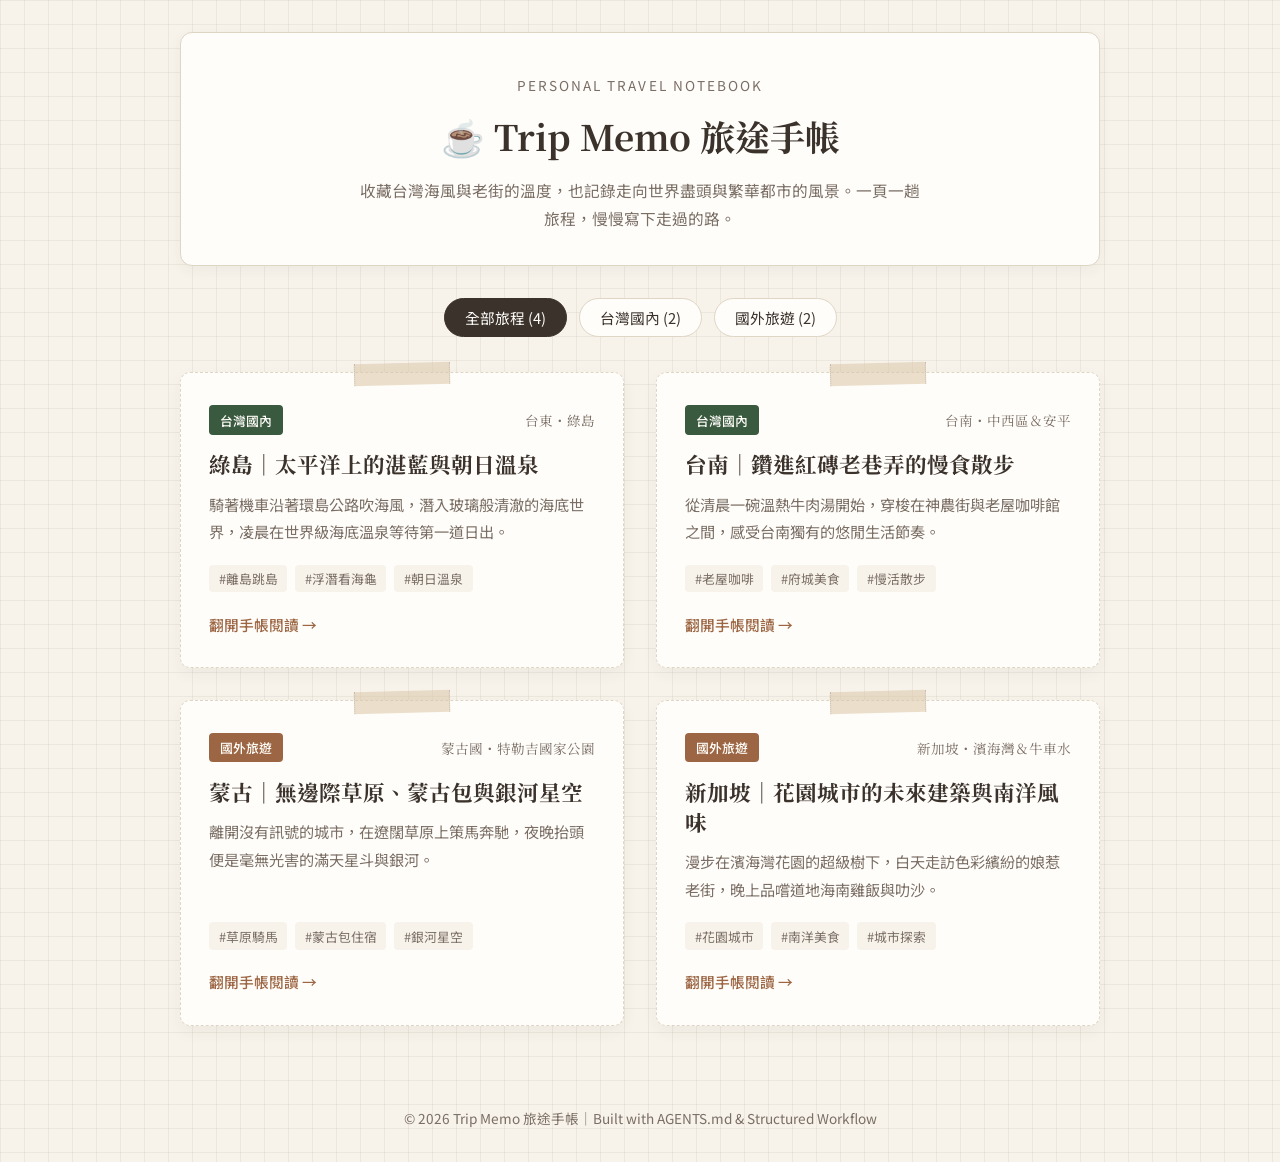
<file: index.html>
<!DOCTYPE html>
<html lang="zh-Hant">
<head>
  <meta charset="UTF-8">
  <meta name="viewport" content="width=device-width, initial-scale=1.0">
  <title>Trip Memo｜旅途手帳</title>
  <link rel="stylesheet" href="css/style.css">
</head>
<body>
  <div class="container">
    <header class="site-header">
      <p class="site-subtitle">Personal Travel Notebook</p>
      <h1 class="site-title">☕ Trip Memo 旅途手帳</h1>
      <p class="site-desc">收藏台灣海風與老街的溫度，也記錄走向世界盡頭與繁華都市的風景。一頁一趟旅程，慢慢寫下走過的路。</p>
    </header>

    <nav class="filter-bar" aria-label="旅遊地區篩選">
      <button class="filter-btn active" data-filter="all">全部旅程 (4)</button>
      <button class="filter-btn" data-filter="taiwan">台灣國內 (2)</button>
      <button class="filter-btn" data-filter="overseas">國外旅遊 (2)</button>
    </nav>

    <main class="trip-grid">
      <!-- 卡片 1：台灣綠島 -->
      <article class="trip-card" data-category="taiwan">
        <div class="card-tape"></div>
        <div class="card-meta">
          <span class="badge badge-tw">台灣國內</span>
          <span class="trip-date">台東・綠島</span>
        </div>
        <h2 class="card-title"><a href="trips/tw-green-island.html">綠島｜太平洋上的湛藍與朝日溫泉</a></h2>
        <p class="card-excerpt">騎著機車沿著環島公路吹海風，潛入玻璃般清澈的海底世界，凌晨在世界級海底溫泉等待第一道日出。</p>
        <div class="card-tags">
          <span>#離島跳島</span>
          <span>#浮潛看海龜</span>
          <span>#朝日溫泉</span>
        </div>
        <a href="trips/tw-green-island.html" class="read-more">翻開手帳閱讀 →</a>
      </article>

      <!-- 卡片 2：台灣台南 -->
      <article class="trip-card" data-category="taiwan">
        <div class="card-tape"></div>
        <div class="card-meta">
          <span class="badge badge-tw">台灣國內</span>
          <span class="trip-date">台南・中西區＆安平</span>
        </div>
        <h2 class="card-title"><a href="trips/tw-tainan.html">台南｜鑽進紅磚老巷弄的慢食散步</a></h2>
        <p class="card-excerpt">從清晨一碗溫熱牛肉湯開始，穿梭在神農街與老屋咖啡館之間，感受台南獨有的悠閒生活節奏。</p>
        <div class="card-tags">
          <span>#老屋咖啡</span>
          <span>#府城美食</span>
          <span>#慢活散步</span>
        </div>
        <a href="trips/tw-tainan.html" class="read-more">翻開手帳閱讀 →</a>
      </article>

      <!-- 卡片 3：國外蒙古 -->
      <article class="trip-card" data-category="overseas">
        <div class="card-tape"></div>
        <div class="card-meta">
          <span class="badge badge-intl">國外旅遊</span>
          <span class="trip-date">蒙古國・特勒吉國家公園</span>
        </div>
        <h2 class="card-title"><a href="trips/intl-mongolia.html">蒙古｜無邊際草原、蒙古包與銀河星空</a></h2>
        <p class="card-excerpt">離開沒有訊號的城市，在遼闊草原上策馬奔馳，夜晚抬頭便是毫無光害的滿天星斗與銀河。</p>
        <div class="card-tags">
          <span>#草原騎馬</span>
          <span>#蒙古包住宿</span>
          <span>#銀河星空</span>
        </div>
        <a href="trips/intl-mongolia.html" class="read-more">翻開手帳閱讀 →</a>
      </article>

      <!-- 卡片 4：國外新加坡 -->
      <article class="trip-card" data-category="overseas">
        <div class="card-tape"></div>
        <div class="card-meta">
          <span class="badge badge-intl">國外旅遊</span>
          <span class="trip-date">新加坡・濱海灣＆牛車水</span>
        </div>
        <h2 class="card-title"><a href="trips/intl-singapore.html">新加坡｜花園城市的未來建築與南洋風味</a></h2>
        <p class="card-excerpt">漫步在濱海灣花園的超級樹下，白天走訪色彩繽紛的娘惹老街，晚上品嚐道地海南雞飯與叻沙。</p>
        <div class="card-tags">
          <span>#花園城市</span>
          <span>#南洋美食</span>
          <span>#城市探索</span>
        </div>
        <a href="trips/intl-singapore.html" class="read-more">翻開手帳閱讀 →</a>
      </article>
    </main>

    <footer class="site-footer">
      <p>© 2026 Trip Memo 旅途手帳｜Built with AGENTS.md & Structured Workflow</p>
    </footer>
  </div>

  <script>
    // 首頁分類篩選功能
    const buttons = document.querySelectorAll('.filter-btn');
    const cards = document.querySelectorAll('.trip-card');

    buttons.forEach(btn => {
      btn.addEventListener('click', () => {
        buttons.forEach(b => b.classList.remove('active'));
        btn.classList.add('active');

        const filter = btn.dataset.filter;
        cards.forEach(card => {
          if (filter === 'all' || card.dataset.category === filter) {
            card.style.display = 'flex';
          } else {
            card.style.display = 'none';
          }
        });
      });
    });
  </script>
</body>
</html>
</file>
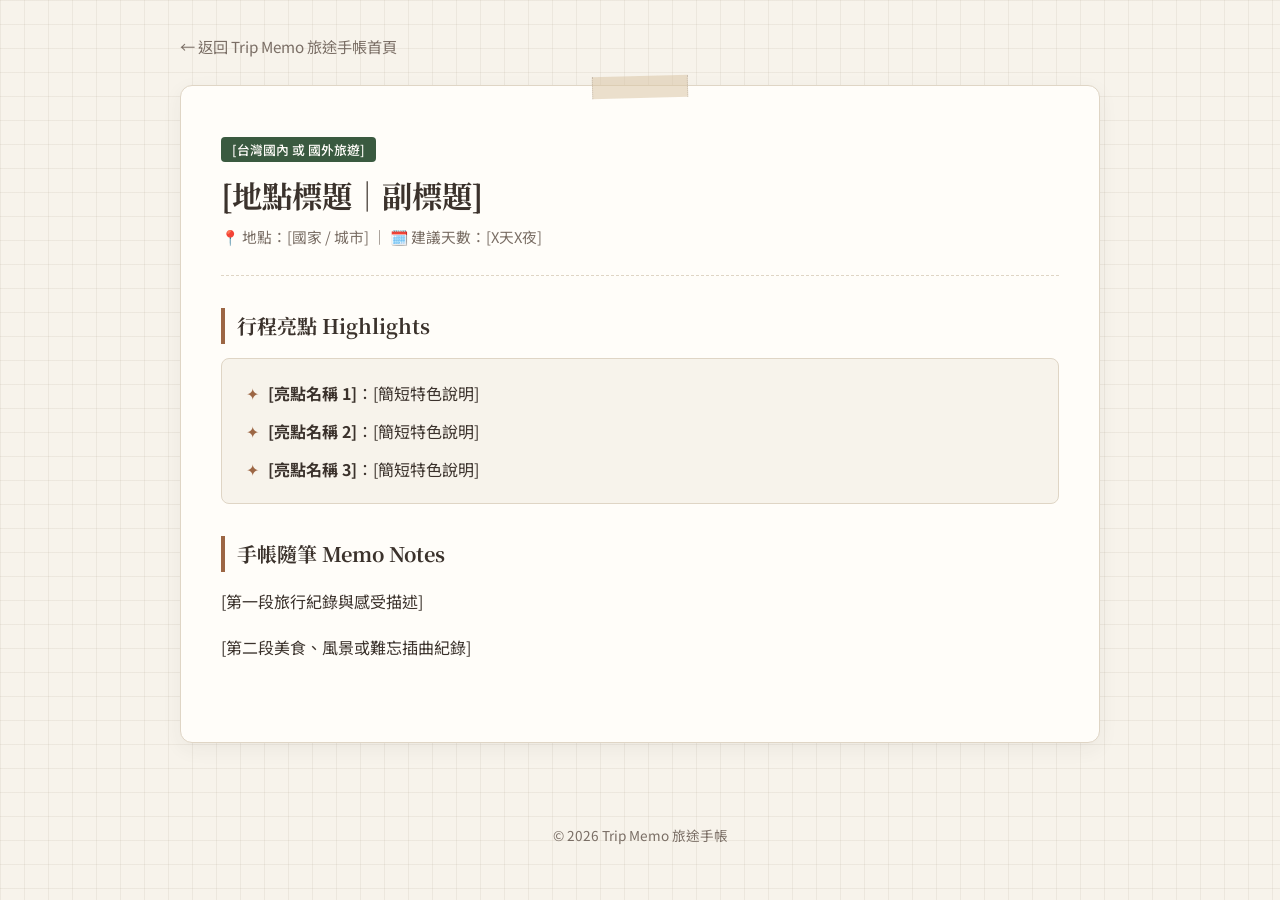
<file: templates/trip-template.htm>
<!DOCTYPE html>
<html lang="zh-Hant">
<head>
  <meta charset="UTF-8">
  <meta name="viewport" content="width=device-width, initial-scale=1.0">
  <title>[地點標題]｜Trip Memo 旅途手帳</title>
  <link rel="stylesheet" href="../css/style.css">
</head>
<body>
  <div class="container">
    <nav class="back-nav">
      <a href="../index.html">← 返回 Trip Memo 旅途手帳首頁</a>
    </nav>

    <article class="article-sheet">
      <div class="card-tape"></div>
      <header class="article-header">
        <!-- 台灣國內請用 badge-tw；國外旅遊請用 badge-intl -->
        <span class="badge badge-tw">[台灣國內 或 國外旅遊]</span>
        <h1 class="article-title">[地點標題｜副標題]</h1>
        <p class="article-info">📍 地點：[國家 / 城市] ｜ 🗓️ 建議天數：[X天X夜]</p>
      </header>

      <section class="memo-section">
        <h2>行程亮點 Highlights</h2>
        <ul class="highlight-list">
          <li><strong>[亮點名稱 1]</strong>：[簡短特色說明]</li>
          <li><strong>[亮點名稱 2]</strong>：[簡短特色說明]</li>
          <li><strong>[亮點名稱 3]</strong>：[簡短特色說明]</li>
        </ul>
      </section>

      <section class="memo-section memo-text">
        <h2>手帳隨筆 Memo Notes</h2>
        <p>[第一段旅行紀錄與感受描述]</p>
        <p>[第二段美食、風景或難忘插曲紀錄]</p>
      </section>
    </article>

    <footer class="site-footer">
      <p>© 2026 Trip Memo 旅途手帳</p>
    </footer>
  </div>
</body>
</html>
</file>
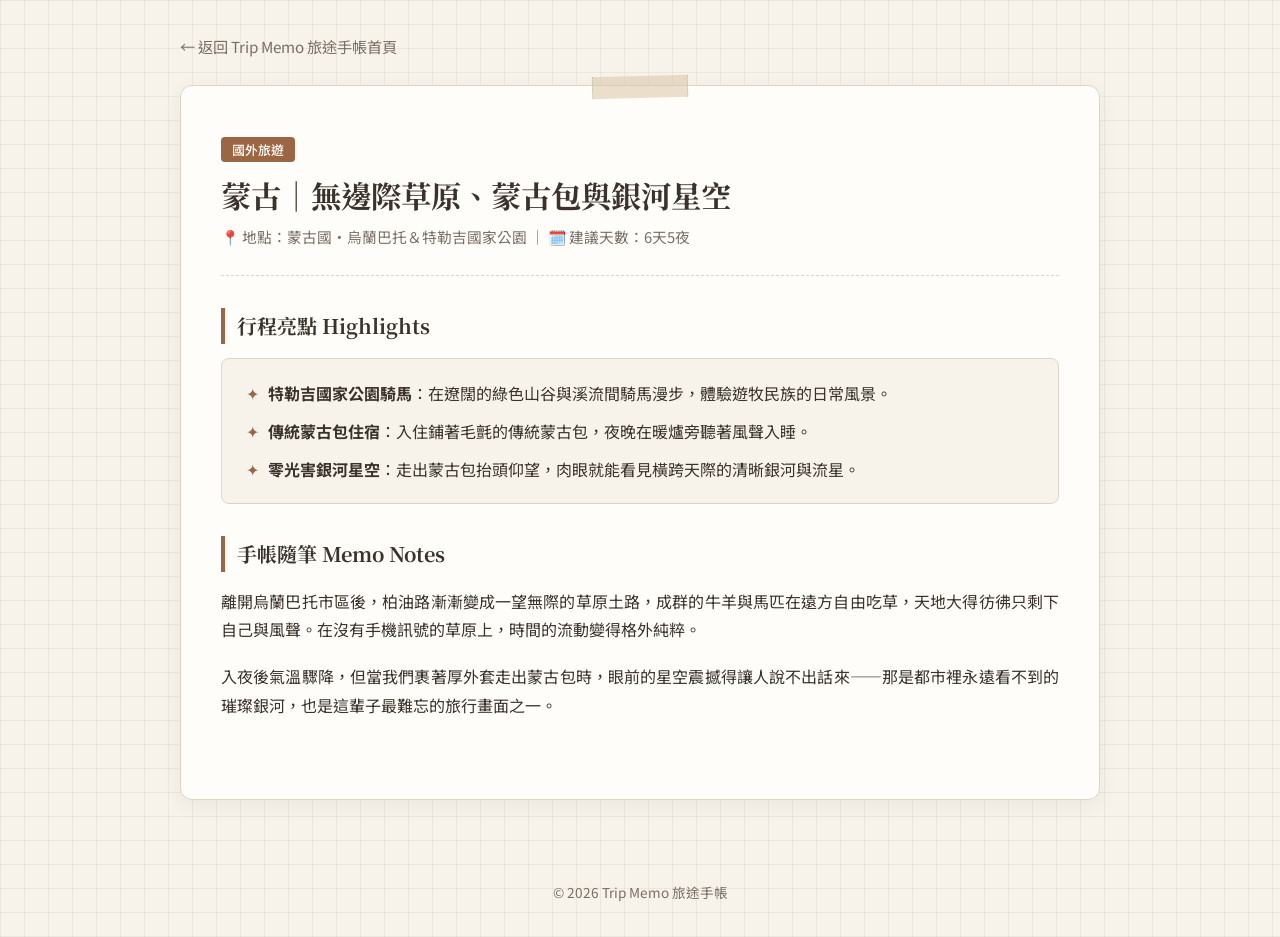
<file: trips/intl-mongolia.html>
<!DOCTYPE html>
<html lang="zh-Hant">
<head>
  <meta charset="UTF-8">
  <meta name="viewport" content="width=device-width, initial-scale=1.0">
  <title>蒙古｜Trip Memo 旅途手帳</title>
  <link rel="stylesheet" href="../css/style.css">
</head>
<body>
  <div class="container">
    <nav class="back-nav">
      <a href="../index.html">← 返回 Trip Memo 旅途手帳首頁</a>
    </nav>

    <article class="article-sheet">
      <div class="card-tape"></div>
      <header class="article-header">
        <span class="badge badge-intl">國外旅遊</span>
        <h1 class="article-title">蒙古｜無邊際草原、蒙古包與銀河星空</h1>
        <p class="article-info">📍 地點：蒙古國・烏蘭巴托＆特勒吉國家公園 ｜ 🗓️ 建議天數：6天5夜</p>
      </header>

      <section class="memo-section">
        <h2>行程亮點 Highlights</h2>
        <ul class="highlight-list">
          <li><strong>特勒吉國家公園騎馬</strong>：在遼闊的綠色山谷與溪流間騎馬漫步，體驗遊牧民族的日常風景。</li>
          <li><strong>傳統蒙古包住宿</strong>：入住鋪著毛氈的傳統蒙古包，夜晚在暖爐旁聽著風聲入睡。</li>
          <li><strong>零光害銀河星空</strong>：走出蒙古包抬頭仰望，肉眼就能看見橫跨天際的清晰銀河與流星。</li>
        </ul>
      </section>

      <section class="memo-section memo-text">
        <h2>手帳隨筆 Memo Notes</h2>
        <p>離開烏蘭巴托市區後，柏油路漸漸變成一望無際的草原土路，成群的牛羊與馬匹在遠方自由吃草，天地大得彷彿只剩下自己與風聲。在沒有手機訊號的草原上，時間的流動變得格外純粹。</p>
        <p>入夜後氣溫驟降，但當我們裹著厚外套走出蒙古包時，眼前的星空震撼得讓人說不出話來——那是都市裡永遠看不到的璀璨銀河，也是這輩子最難忘的旅行畫面之一。</p>
      </section>
    </article>

    <footer class="site-footer">
      <p>© 2026 Trip Memo 旅途手帳</p>
    </footer>
  </div>
</body>
</html>
</file>
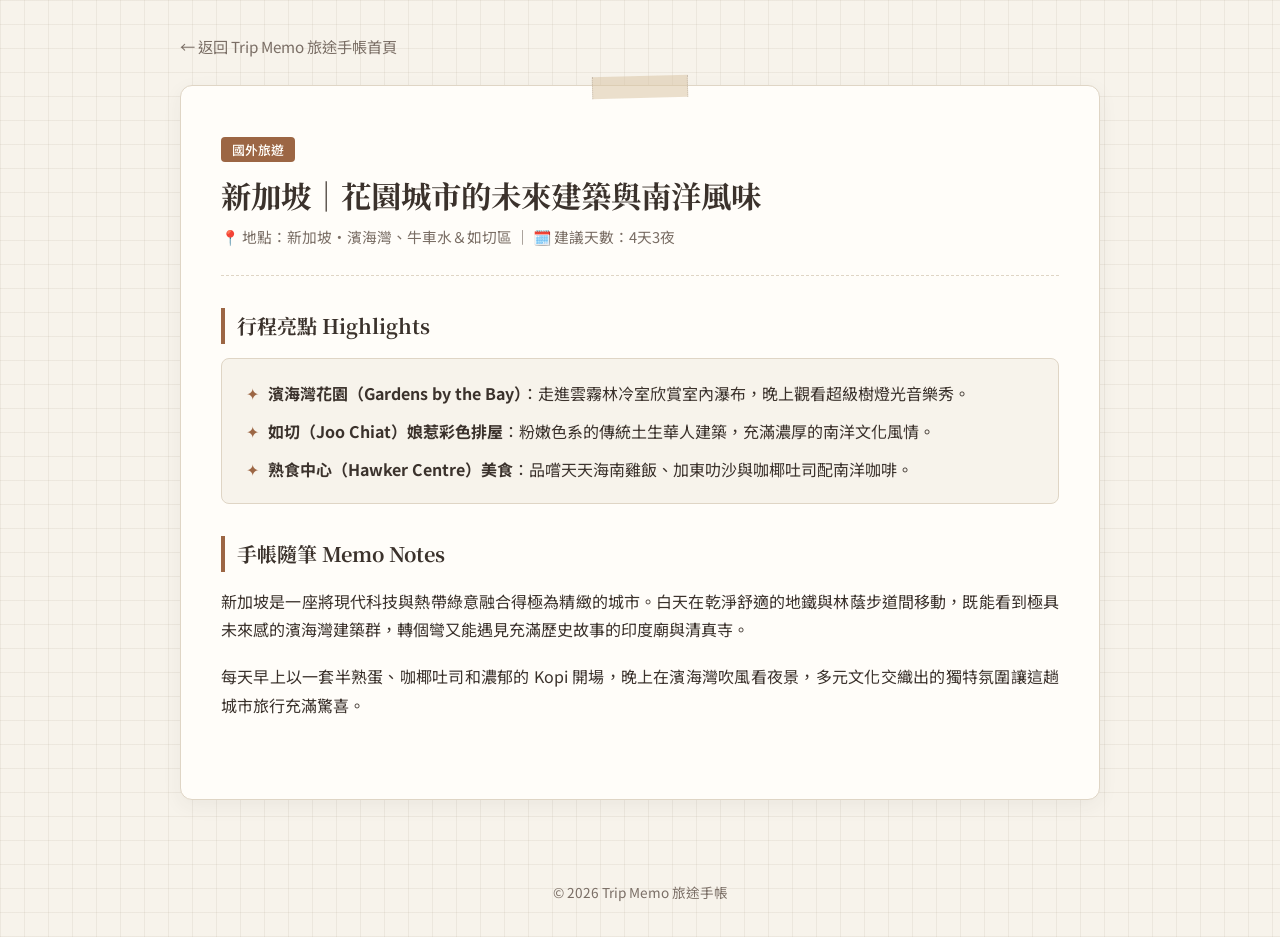
<file: trips/intl-singapore.html>
<!DOCTYPE html>
<html lang="zh-Hant">
<head>
  <meta charset="UTF-8">
  <meta name="viewport" content="width=device-width, initial-scale=1.0">
  <title>新加坡｜Trip Memo 旅途手帳</title>
  <link rel="stylesheet" href="../css/style.css">
</head>
<body>
  <div class="container">
    <nav class="back-nav">
      <a href="../index.html">← 返回 Trip Memo 旅途手帳首頁</a>
    </nav>

    <article class="article-sheet">
      <div class="card-tape"></div>
      <header class="article-header">
        <span class="badge badge-intl">國外旅遊</span>
        <h1 class="article-title">新加坡｜花園城市的未來建築與南洋風味</h1>
        <p class="article-info">📍 地點：新加坡・濱海灣、牛車水＆如切區 ｜ 🗓️ 建議天數：4天3夜</p>
      </header>

      <section class="memo-section">
        <h2>行程亮點 Highlights</h2>
        <ul class="highlight-list">
          <li><strong>濱海灣花園（Gardens by the Bay）</strong>：走進雲霧林冷室欣賞室內瀑布，晚上觀看超級樹燈光音樂秀。</li>
          <li><strong>如切（Joo Chiat）娘惹彩色排屋</strong>：粉嫩色系的傳統土生華人建築，充滿濃厚的南洋文化風情。</li>
          <li><strong>熟食中心（Hawker Centre）美食</strong>：品嚐天天海南雞飯、加東叻沙與咖椰吐司配南洋咖啡。</li>
        </ul>
      </section>

      <section class="memo-section memo-text">
        <h2>手帳隨筆 Memo Notes</h2>
        <p>新加坡是一座將現代科技與熱帶綠意融合得極為精緻的城市。白天在乾淨舒適的地鐵與林蔭步道間移動，既能看到極具未來感的濱海灣建築群，轉個彎又能遇見充滿歷史故事的印度廟與清真寺。</p>
        <p>每天早上以一套半熟蛋、咖椰吐司和濃郁的 Kopi 開場，晚上在濱海灣吹風看夜景，多元文化交織出的獨特氛圍讓這趟城市旅行充滿驚喜。</p>
      </section>
    </article>

    <footer class="site-footer">
      <p>© 2026 Trip Memo 旅途手帳</p>
    </footer>
  </div>
</body>
</html>
</file>
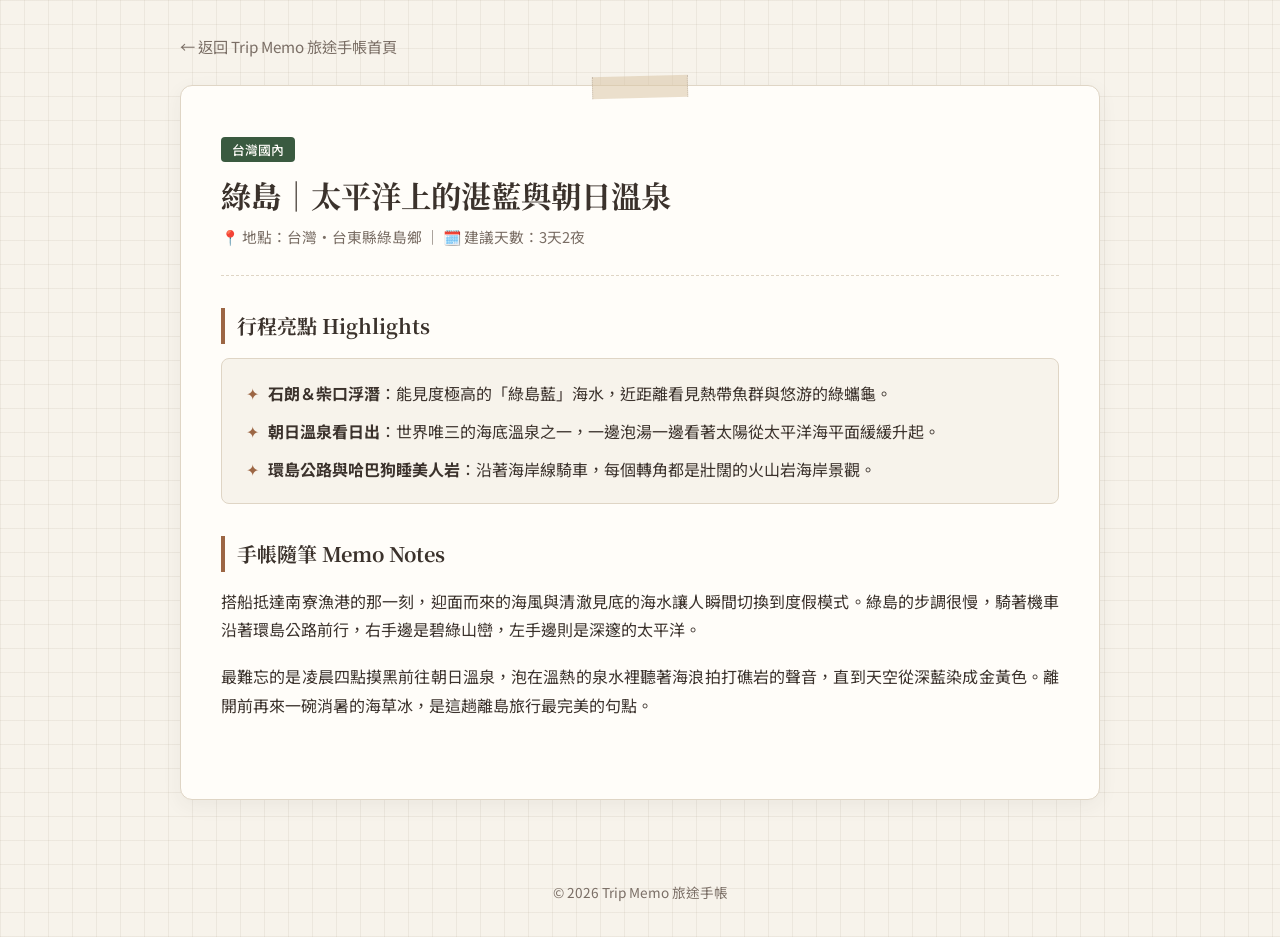
<file: trips/tw-green-island.html>
<!DOCTYPE html>
<html lang="zh-Hant">
<head>
  <meta charset="UTF-8">
  <meta name="viewport" content="width=device-width, initial-scale=1.0">
  <title>綠島｜Trip Memo 旅途手帳</title>
  <link rel="stylesheet" href="../css/style.css">
</head>
<body>
  <div class="container">
    <nav class="back-nav">
      <a href="../index.html">← 返回 Trip Memo 旅途手帳首頁</a>
    </nav>

    <article class="article-sheet">
      <div class="card-tape"></div>
      <header class="article-header">
        <span class="badge badge-tw">台灣國內</span>
        <h1 class="article-title">綠島｜太平洋上的湛藍與朝日溫泉</h1>
        <p class="article-info">📍 地點：台灣・台東縣綠島鄉 ｜ 🗓️ 建議天數：3天2夜</p>
      </header>

      <section class="memo-section">
        <h2>行程亮點 Highlights</h2>
        <ul class="highlight-list">
          <li><strong>石朗＆柴口浮潛</strong>：能見度極高的「綠島藍」海水，近距離看見熱帶魚群與悠游的綠蠵龜。</li>
          <li><strong>朝日溫泉看日出</strong>：世界唯三的海底溫泉之一，一邊泡湯一邊看著太陽從太平洋海平面緩緩升起。</li>
          <li><strong>環島公路與哈巴狗睡美人岩</strong>：沿著海岸線騎車，每個轉角都是壯闊的火山岩海岸景觀。</li>
        </ul>
      </section>

      <section class="memo-section memo-text">
        <h2>手帳隨筆 Memo Notes</h2>
        <p>搭船抵達南寮漁港的那一刻，迎面而來的海風與清澈見底的海水讓人瞬間切換到度假模式。綠島的步調很慢，騎著機車沿著環島公路前行，右手邊是碧綠山巒，左手邊則是深邃的太平洋。</p>
        <p>最難忘的是凌晨四點摸黑前往朝日溫泉，泡在溫熱的泉水裡聽著海浪拍打礁岩的聲音，直到天空從深藍染成金黃色。離開前再來一碗消暑的海草冰，是這趟離島旅行最完美的句點。</p>
      </section>
    </article>

    <footer class="site-footer">
      <p>© 2026 Trip Memo 旅途手帳</p>
    </footer>
  </div>
</body>
</html>
</file>
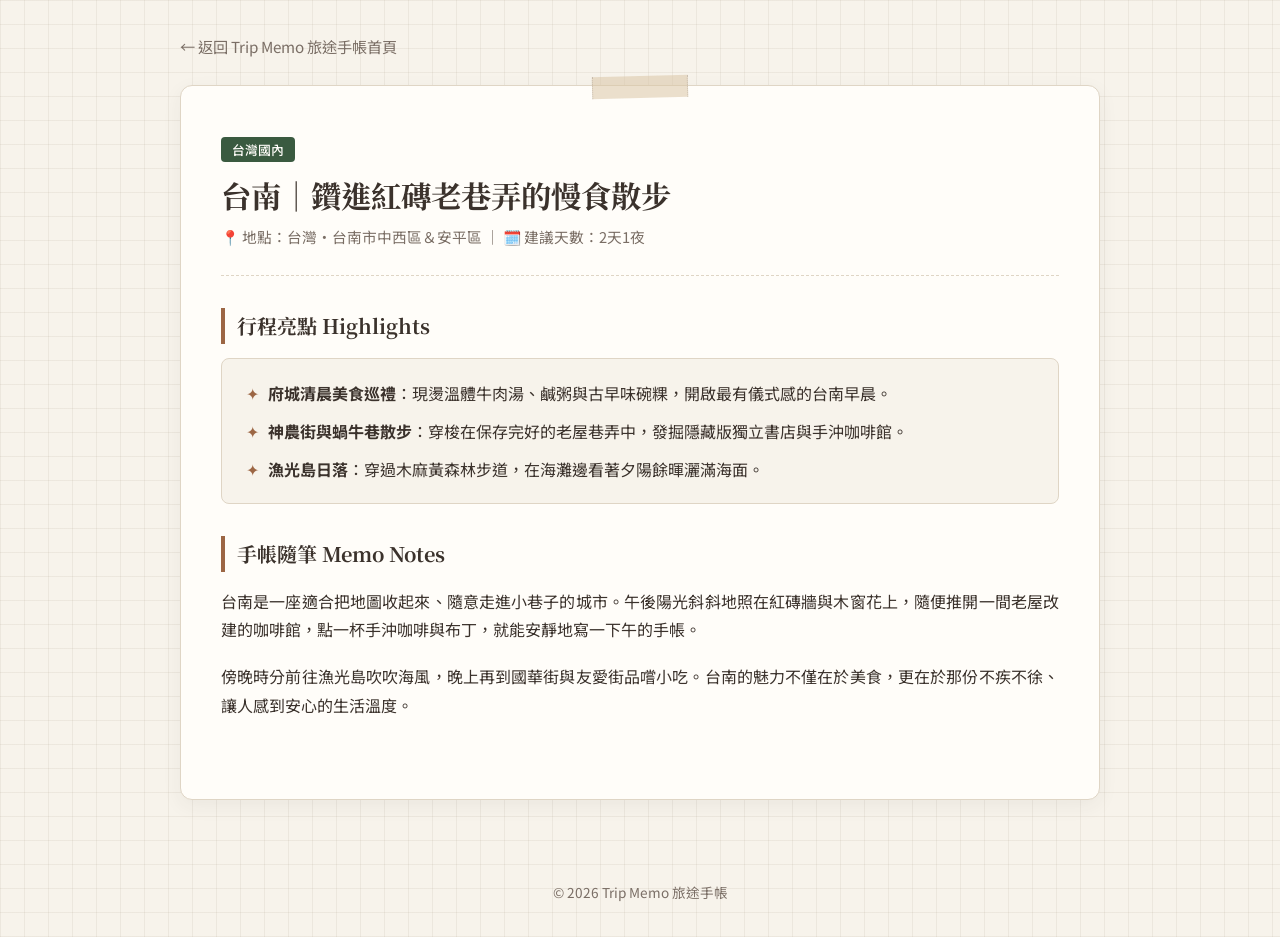
<file: trips/tw-tainan.html>
<!DOCTYPE html>
<html lang="zh-Hant">
<head>
  <meta charset="UTF-8">
  <meta name="viewport" content="width=device-width, initial-scale=1.0">
  <title>台南｜Trip Memo 旅途手帳</title>
  <link rel="stylesheet" href="../css/style.css">
</head>
<body>
  <div class="container">
    <nav class="back-nav">
      <a href="../index.html">← 返回 Trip Memo 旅途手帳首頁</a>
    </nav>

    <article class="article-sheet">
      <div class="card-tape"></div>
      <header class="article-header">
        <span class="badge badge-tw">台灣國內</span>
        <h1 class="article-title">台南｜鑽進紅磚老巷弄的慢食散步</h1>
        <p class="article-info">📍 地點：台灣・台南市中西區＆安平區 ｜ 🗓️ 建議天數：2天1夜</p>
      </header>

      <section class="memo-section">
        <h2>行程亮點 Highlights</h2>
        <ul class="highlight-list">
          <li><strong>府城清晨美食巡禮</strong>：現燙溫體牛肉湯、鹹粥與古早味碗粿，開啟最有儀式感的台南早晨。</li>
          <li><strong>神農街與蝸牛巷散步</strong>：穿梭在保存完好的老屋巷弄中，發掘隱藏版獨立書店與手沖咖啡館。</li>
          <li><strong>漁光島日落</strong>：穿過木麻黃森林步道，在海灘邊看著夕陽餘暉灑滿海面。</li>
        </ul>
      </section>

      <section class="memo-section memo-text">
        <h2>手帳隨筆 Memo Notes</h2>
        <p>台南是一座適合把地圖收起來、隨意走進小巷子的城市。午後陽光斜斜地照在紅磚牆與木窗花上，隨便推開一間老屋改建的咖啡館，點一杯手沖咖啡與布丁，就能安靜地寫一下午的手帳。</p>
        <p>傍晚時分前往漁光島吹吹海風，晚上再到國華街與友愛街品嚐小吃。台南的魅力不僅在於美食，更在於那份不疾不徐、讓人感到安心的生活溫度。</p>
      </section>
    </article>

    <footer class="site-footer">
      <p>© 2026 Trip Memo 旅途手帳</p>
    </footer>
  </div>
</body>
</html>
</file>
<file: css/style.css>
@import url('https://fonts.googleapis.com/css2?family=Noto+Sans+TC:wght@400;500;700&family=Noto+Serif+TC:wght@600;700&display=swap');

:root {
  --bg-paper: #F7F3EB;
  --bg-card: #FFFDF9;
  --text-main: #3B322C;
  --text-muted: #7A6E65;
  --accent-green: #3A5A40;
  --accent-brown: #9C6644;
  --border-color: #DFD5C5;
  --tape-color: rgba(218, 198, 168, 0.55);
}

* {
  box-sizing: border-box;
  margin: 0;
  padding: 0;
}

body {
  background-color: var(--bg-paper);
  background-image: 
    linear-gradient(to right, rgba(190, 178, 160, 0.18) 1px, transparent 1px),
    linear-gradient(to bottom, rgba(190, 178, 160, 0.18) 1px, transparent 1px);
  background-size: 24px 24px;
  color: var(--text-main);
  font-family: 'Noto Sans TC', sans-serif;
  line-height: 1.8;
  padding: 2rem 1rem;
}

.container {
  max-width: 920px;
  margin: 0 auto;
}

.site-header {
  text-align: center;
  padding: 2.5rem 1.5rem 2rem;
  margin-bottom: 2rem;
  background-color: var(--bg-card);
  border: 1.5px solid var(--border-color);
  border-radius: 12px;
  box-shadow: 0 4px 14px rgba(59, 50, 44, 0.05);
  position: relative;
}

.site-subtitle {
  font-size: 0.85rem;
  letter-spacing: 0.15em;
  color: var(--text-muted);
  text-transform: uppercase;
  margin-bottom: 0.4rem;
}

.site-title {
  font-family: 'Noto Serif TC', serif;
  font-size: 2.2rem;
  color: var(--text-main);
  margin-bottom: 0.6rem;
}

.site-desc {
  color: var(--text-muted);
  font-size: 0.98rem;
  max-width: 560px;
  margin: 0 auto;
}

.filter-bar {
  display: flex;
  justify-content: center;
  gap: 0.75rem;
  margin-bottom: 2.2rem;
  flex-wrap: wrap;
}

.filter-btn {
  background-color: var(--bg-card);
  color: var(--text-main);
  border: 1.5px solid var(--border-color);
  padding: 0.5rem 1.25rem;
  border-radius: 999px;
  font-family: 'Noto Sans TC', sans-serif;
  font-size: 0.92rem;
  cursor: pointer;
  transition: all 0.2s ease;
}

.filter-btn:hover {
  border-color: var(--accent-brown);
}

.filter-btn.active {
  background-color: var(--text-main);
  color: #FFFDF9;
  border-color: var(--text-main);
}

.trip-grid {
  display: grid;
  grid-template-columns: repeat(auto-fill, minmax(380px, 1fr));
  gap: 2rem;
}

@media (max-width: 480px) {
  .trip-grid {
    grid-template-columns: 1fr;
  }
}

.trip-card {
  background-color: var(--bg-card);
  border: 1.5px dashed var(--border-color);
  border-radius: 10px;
  padding: 2rem 1.75rem 1.75rem;
  position: relative;
  box-shadow: 0 6px 16px rgba(59, 50, 44, 0.05);
  transition: transform 0.2s ease, box-shadow 0.2s ease;
  display: flex;
  flex-direction: column;
}

.trip-card:hover {
  transform: translateY(-4px);
  box-shadow: 0 10px 22px rgba(59, 50, 44, 0.09);
}

.card-tape {
  position: absolute;
  top: -10px;
  left: 50%;
  transform: translateX(-50%) rotate(-1.5deg);
  width: 96px;
  height: 22px;
  background-color: var(--tape-color);
  border-left: 1px dotted rgba(122, 110, 101, 0.3);
  border-right: 1px dotted rgba(122, 110, 101, 0.3);
}

.card-meta {
  display: flex;
  justify-content: space-between;
  align-items: center;
  margin-bottom: 0.9rem;
  font-size: 0.85rem;
}

.badge {
  padding: 0.2rem 0.7rem;
  border-radius: 4px;
  font-weight: 500;
  color: #FFFDF9;
  font-size: 0.8rem;
}

.badge-tw {
  background-color: var(--accent-green);
}

.badge-intl {
  background-color: var(--accent-brown);
}

.trip-date {
  color: var(--text-muted);
  font-family: 'Noto Serif TC', serif;
}

.card-title {
  font-family: 'Noto Serif TC', serif;
  font-size: 1.35rem;
  margin-bottom: 0.7rem;
  line-height: 1.4;
}

.card-title a {
  color: var(--text-main);
  text-decoration: none;
}

.card-title a:hover {
  color: var(--accent-brown);
}

.card-excerpt {
  color: var(--text-muted);
  font-size: 0.95rem;
  margin-bottom: 1.2rem;
  flex-grow: 1;
}

.card-tags {
  display: flex;
  gap: 0.5rem;
  flex-wrap: wrap;
  margin-bottom: 1.2rem;
}

.card-tags span {
  font-size: 0.8rem;
  color: var(--text-muted);
  background-color: var(--bg-paper);
  padding: 0.15rem 0.6rem;
  border-radius: 4px;
}

.read-more {
  display: inline-block;
  color: var(--accent-brown);
  text-decoration: none;
  font-weight: 500;
  font-size: 0.92rem;
  border-bottom: 1px solid transparent;
  align-self: flex-start;
}

.read-more:hover {
  border-bottom-color: var(--accent-brown);
}

.back-nav {
  margin-bottom: 1.5rem;
}

.back-nav a {
  color: var(--text-muted);
  text-decoration: none;
  font-size: 0.95rem;
  display: inline-flex;
  align-items: center;
  gap: 0.4rem;
}

.back-nav a:hover {
  color: var(--text-main);
}

.article-sheet {
  background-color: var(--bg-card);
  border: 1.5px solid var(--border-color);
  border-radius: 12px;
  padding: 3rem 2.5rem;
  box-shadow: 0 6px 20px rgba(59, 50, 44, 0.06);
  position: relative;
}

@media (max-width: 600px) {
  .article-sheet {
    padding: 2rem 1.3rem;
  }
}

.article-header {
  border-bottom: 1.5px dashed var(--border-color);
  padding-bottom: 1.5rem;
  margin-bottom: 2rem;
}

.article-title {
  font-family: 'Noto Serif TC', serif;
  font-size: 1.9rem;
  margin: 0.8rem 0 0.5rem;
  line-height: 1.35;
}

.article-info {
  color: var(--text-muted);
  font-size: 0.92rem;
}

.memo-section {
  margin-bottom: 2rem;
}

.memo-section h2 {
  font-family: 'Noto Serif TC', serif;
  font-size: 1.25rem;
  color: var(--text-main);
  margin-bottom: 0.9rem;
  padding-left: 0.75rem;
  border-left: 4px solid var(--accent-brown);
}

.highlight-list {
  list-style: none;
  background-color: var(--bg-paper);
  padding: 1.2rem 1.5rem;
  border-radius: 8px;
  border: 1px solid var(--border-color);
}

.highlight-list li {
  margin-bottom: 0.6rem;
  padding-left: 1.4rem;
  position: relative;
}

.highlight-list li:last-child {
  margin-bottom: 0;
}

.highlight-list li::before {
  content: "✦";
  position: absolute;
  left: 0;
  color: var(--accent-brown);
}

.memo-text p {
  margin-bottom: 1.1rem;
  text-align: justify;
}

.site-footer {
  text-align: center;
  margin-top: 3.5rem;
  padding-top: 1.5rem;
  color: var(--text-muted);
  font-size: 0.85rem;
}
</file>
